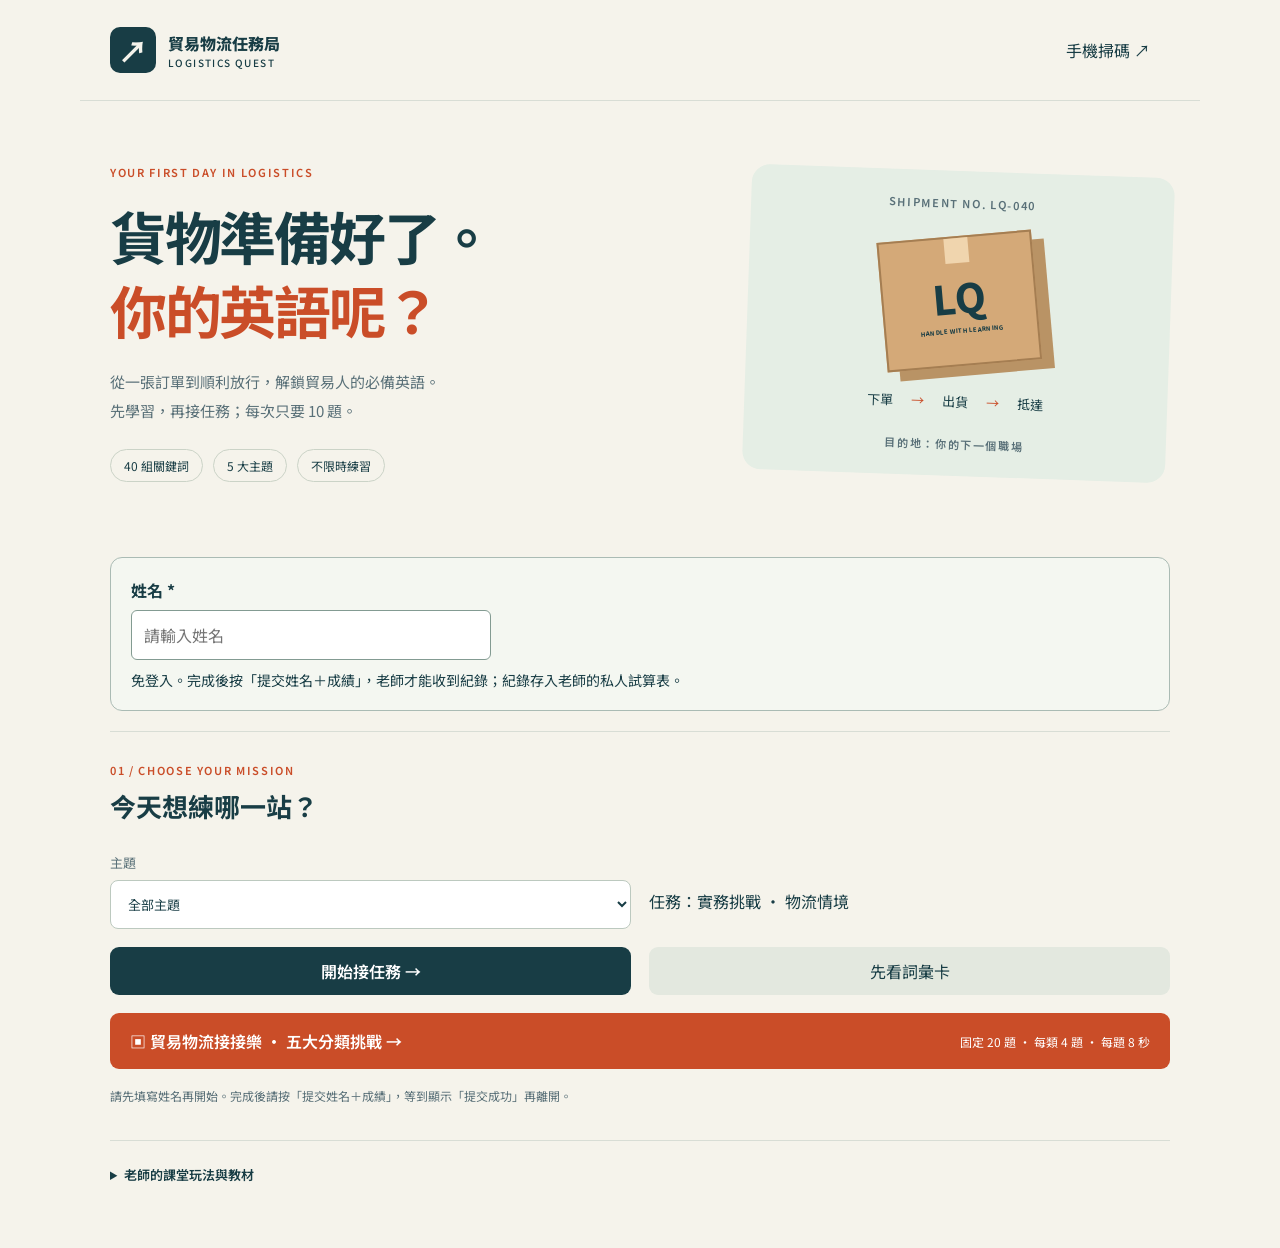
<file: index.html>
<!doctype html>
<html lang="zh-Hant"><head><meta charset="utf-8"><meta name="viewport" content="width=device-width,initial-scale=1"><meta name="theme-color" content="#133b45"><meta name="description" content="透過物流情境挑戰與錯題複習，學習物流英語。"><title>貿易物流任務局｜Logistics Quest</title><link rel="stylesheet" href="style.css"></head>
<body><header class="top"><a class="brand" href="./"><span class="brand-icon" aria-hidden="true">↗</span><span>貿易物流任務局<small>LOGISTICS QUEST</small></span></a><button id="qr-open" class="quiet">手機掃碼 ↗</button></header>
<main><section id="home"><div class="hero"><div><p class="eyebrow">YOUR FIRST DAY IN LOGISTICS</p><h1>貨物準備好了。<br><em>你的英語呢？</em></h1><p class="intro">從一張訂單到順利放行，解鎖貿易人的必備英語。<br>先學習，再接任務；每次只要 10 題。</p><div class="tags"><span>40 組關鍵詞</span><span>5 大主題</span><span>不限時練習</span></div></div><div class="shipment" aria-label="物流學習路線"><span class="label">SHIPMENT NO. LQ-040</span><div class="parcel" aria-hidden="true">LQ<span>HANDLE WITH LEARNING</span></div><div class="route"><span>下單</span><b>→</b><span>出貨</span><b>→</b><span>抵達</span></div><span class="label">目的地：你的下一個職場</span></div></div>
<div class="student-entry" style="margin:20px 0;padding:20px;border:1px solid #aabbb4;border-radius:12px;background:#f4f7f1"><label for="player-name" style="display:block;font-weight:700;margin-bottom:8px">姓名 <span aria-hidden="true">*</span></label><input id="player-name" name="student-name" type="text" required maxlength="60" autocomplete="name" placeholder="請輸入姓名" style="width:100%;max-width:360px;padding:12px;font:inherit;border:1px solid #839b92;border-radius:6px" aria-describedby="player-name-notice"><p id="player-name-notice" style="font-size:14px;margin:10px 0 0">免登入。完成後按「提交姓名＋成績」，老師才能收到紀錄；紀錄存入老師的私人試算表。</p></div><div class="setup"><div><p class="eyebrow">01 / CHOOSE YOUR MISSION</p><h2>今天想練哪一站？</h2></div><label>主題<select id="category"><option value="all">全部主題</option></select></label><p class="mission-label">任務：實務挑戰 · 物流情境</p><button id="start" class="primary">開始接任務 →</button><button id="learn" class="secondary">先看詞彙卡</button><a href="catch.html" class="catch-link"><span>▣ 貿易物流接接樂 · 五大分類挑戰 →</span><small>固定 20 題 · 每類 4 題 · 每題 8 秒</small></a></div><p class="privacy">請先填寫姓名再開始。完成後請按「提交姓名＋成績」，等到顯示「提交成功」再離開。</p>
<details class="teacher"><summary>老師的課堂玩法與教材</summary><p>個人練習或兩人一組，每回合 10 題（題目不足時使用該主題全部題目）。第一次答對得 10 分；先討論再作答，答錯後閱讀解說。結束後用「錯題再挑戰」鞏固學習。建議 10–15 分鐘。</p><a href="resources/vocabulary.csv" download>下載中英詞彙表 CSV</a> · <a href="resources/teacher-guide.md">教師說明</a> · <a href="resources/sources.md">用語註解與參考來源</a> · <a href="https://github.com/ij-teacher/logistics-vocabulary-game" target="_blank" rel="noopener">GitHub 教材與原始碼 ↗</a></details></section>
<section id="game" hidden><div class="section-head"><button class="quiet back">← 返回任務局</button><span id="score" class="score"></span></div><div class="progress-label"><span id="mission"></span><span id="count"></span></div><progress id="progress" max="10" value="0"></progress><article class="question-card"><p id="question-type" class="eyebrow"></p><h2 id="question"></h2><p id="hint" class="hint"></p><div id="answers" class="answers"></div><div id="feedback" class="feedback" aria-live="polite"></div><button id="next" class="primary" hidden>下一題 →</button></article></section>
<section id="study" hidden><div class="section-head"><button class="quiet back">← 返回任務局</button><span id="study-count"></span></div><article class="question-card study-card"><p id="study-category" class="eyebrow"></p><h2 id="study-en"></h2><p id="study-abbr" class="abbr"></p><button id="reveal" class="secondary">翻卡 · 看意思</button><div id="study-meaning" hidden><h3 id="study-zh"></h3><p id="study-def"></p></div></article><div class="study-nav"><button id="prev-card" class="secondary">← 上一張</button><button id="next-card" class="primary">下一張 →</button></div></section>
<section id="results" hidden class="result"><p class="eyebrow">MISSION COMPLETE</p><h1 id="result-title"></h1><p id="result-score" class="big-score"></p><p id="result-text"></p><div class="result-actions"><button id="retry" class="primary">錯題再挑戰</button><button id="again" class="secondary">再玩一回合</button><button class="quiet back">選其他任務</button></div><div id="review"></div></section>
<section id="qr-panel" hidden class="qr-panel" aria-labelledby="qr-title"><div class="section-head"><h2 id="qr-title">掃碼，開始貿易任務</h2><button id="qr-close" class="quiet">關閉 ×</button></div><img src="assets/game-qr.svg" width="280" height="280" alt="貿易物流任務局遊戲網址 QR code"><p><a href="https://ij-teacher.github.io/logistics-vocabulary-game/">ij-teacher.github.io/logistics-vocabulary-game/</a></p><div class="result-actions"><button id="print-qr" class="primary">列印 QR code</button><a class="secondary" href="assets/game-qr.svg" download="logistics-game-qr.svg">下載 QR code</a></div></section>
</main><script src="resources/vocabulary.js"></script><script src="score-submit.js?v=1"></script><script src="app.js?v=score-submit"></script></body></html>
</file>
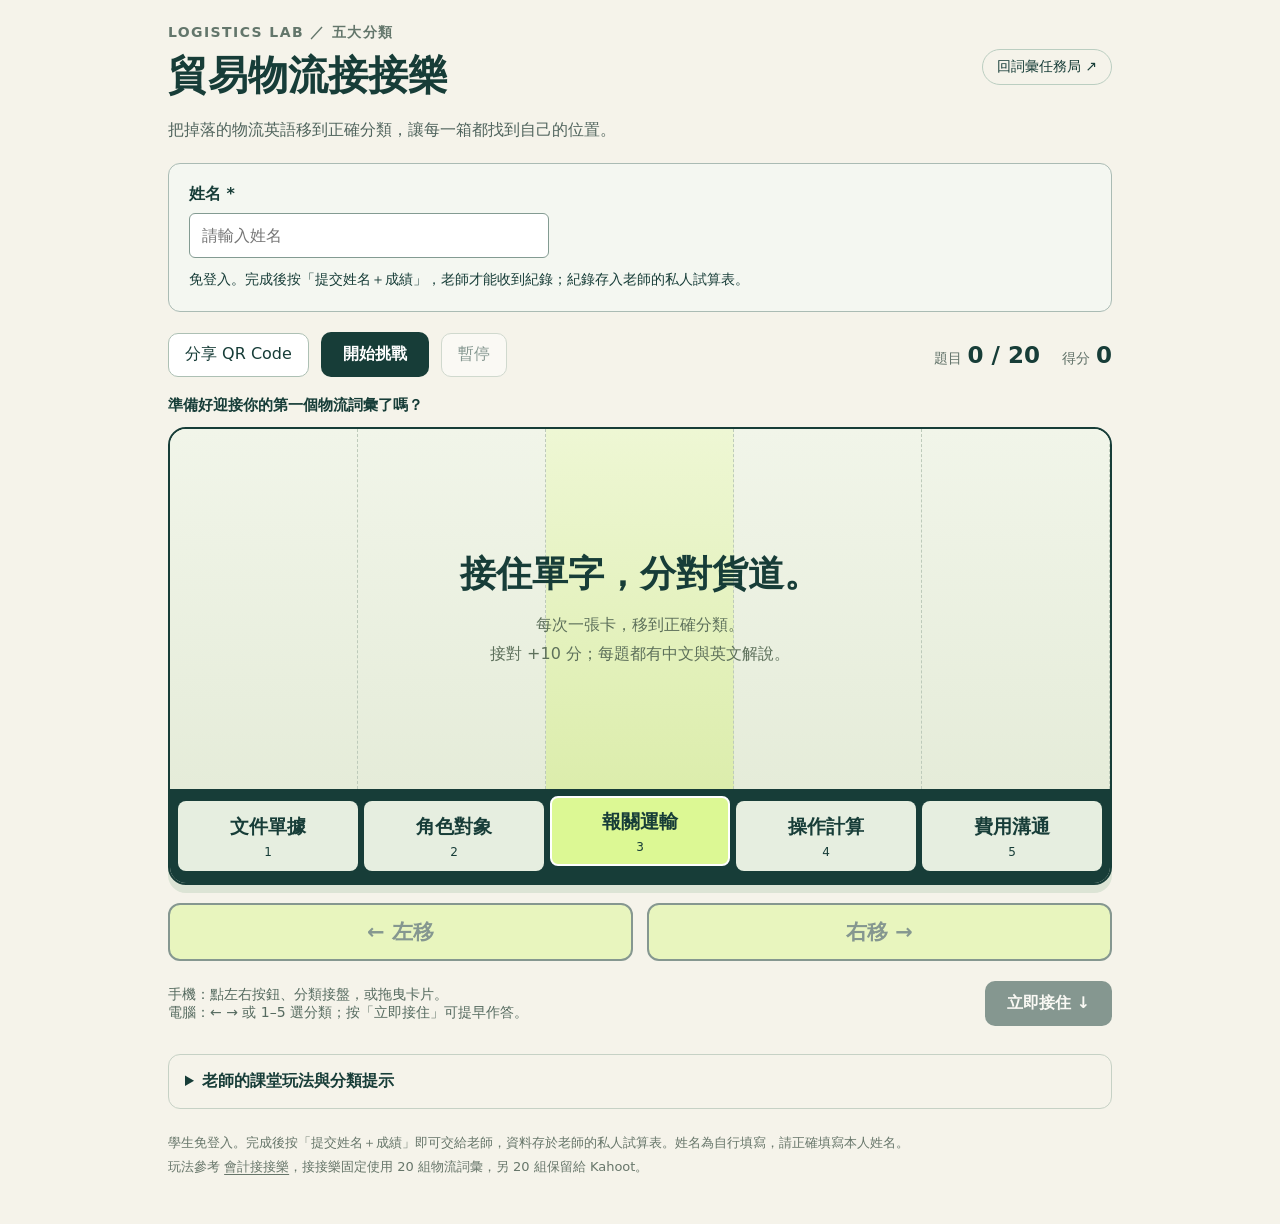
<file: catch.html>
<!doctype html><html lang="zh-Hant"><head><meta charset="utf-8"><meta name="viewport" content="width=device-width,initial-scale=1"><meta name="theme-color" content="#173d38"><title>貿易物流接接樂｜五大分類挑戰</title><link rel="stylesheet" href="catch.css?v=5"></head><body><main>
<header><div><div class="tag">LOGISTICS LAB ／ 五大分類</div><h1>貿易物流接接樂</h1></div><a class="badge" href="./">回詞彙任務局 ↗</a></header><p class="intro">把掉落的物流英語移到正確分類，讓每一箱都找到自己的位置。</p>
<div class="student-entry" style="margin:20px 0;padding:20px;border:1px solid #aabbb4;border-radius:12px;background:#f4f7f1"><label for="catch-name" style="display:block;font-weight:700;margin-bottom:8px">姓名 <span aria-hidden="true">*</span></label><input id="catch-name" name="student-name" type="text" required maxlength="60" autocomplete="name" placeholder="請輸入姓名" style="width:100%;max-width:360px;padding:12px;font:inherit;border:1px solid #839b92;border-radius:6px" aria-describedby="catch-name-notice"><p id="catch-name-notice" style="font-size:14px;margin:10px 0 0">免登入。完成後按「提交姓名＋成績」，老師才能收到紀錄；紀錄存入老師的私人試算表。</p></div><div class="toolbar"><button id="share-game" class="secondary">分享 QR Code</button><button id="catch-start" class="primary">開始挑戰</button><button id="catch-pause" class="secondary" disabled>暫停</button><div class="stats"><div><span>題目</span><b id="catch-count">0 / 20</b></div><div><span>得分</span><b id="catch-score">0</b></div></div></div>
<div id="current-term" class="current-term" aria-live="polite">準備好迎接你的第一個物流詞彙了嗎？</div>
<section class="board" aria-label="物流五大分類接物遊戲"><div id="catch-sky" class="sky"><div class="lane"></div><div class="lane"></div><div class="lane active"></div><div class="lane"></div><div class="lane"></div><div id="catch-card" hidden></div><div id="catch-welcome" class="welcome"><strong>接住單字，分對貨道。</strong><span>每次一張卡，移到正確分類。<br>接對 +10 分；每題都有中文與英文解說。</span></div><div id="catch-paused" class="paused" hidden><strong>暫停中</strong><span>按「繼續」再接貨</span></div></div><div id="catch-bins" class="bins" role="group" aria-label="五個物流分類"></div></section>
<div class="mobile-controls" aria-label="左右移動控制"><button id="move-left" class="move-button" disabled>← 左移</button><button id="move-right" class="move-button" disabled>右移 →</button></div><div class="below"><span class="hint">手機：點左右按鈕、分類接盤，或拖曳卡片。<br>電腦：← → 或 1–5 選分類；按「立即接住」可提早作答。</span><button id="catch-now" class="primary" disabled>立即接住 ↓</button></div>
<section id="catch-feedback" class="feedback" aria-live="polite" hidden><h2 id="feedback-title"></h2><p id="feedback-text"></p></section><section id="catch-results" class="summary" hidden><h2 id="final-title"></h2><p id="final-text"></p><div class="toolbar"><button id="catch-retry" class="primary">錯題再接一次</button><button id="catch-again" class="secondary">再玩一回合</button></div><div id="catch-review"></div></section>
<details><summary>老師的課堂玩法與分類提示</summary><p>玩法參考「會計接接樂」。每題出現一個英文詞彙，移動卡片到下方正確的分類，落到底部或按「立即接住」即作答。接完自動進入下一題，下方保留上一題解說。固定一組 20 題，五個分類各 4 題；所有同學的題目與順序相同，每題固定 8 秒。答對 10 分、滿分 200 分、不扣分，可暫停及錯題重練；再玩一回合仍使用相同題組。</p><p>分類依本課詞彙表：例如 Booking 歸「操作計算」、Customs Clearance 歸「報關運輸」、Incoterms 歸「費用溝通」。實務工作可能跨類，本遊戲依教師提供的五類練習。</p><p><a href="resources/vocabulary.csv">下載中英詞彙表</a> · <a href="resources/teacher-guide.md">教師使用說明</a> · <a href="https://github.com/ij-teacher/logistics-vocabulary-game">GitHub 教材與原始碼</a></p></details>
<dialog id="share-dialog" aria-labelledby="share-title"><h2 id="share-title">分享貿易物流接接樂</h2><p>學生掃碼即可玩，不用登入。</p><img src="assets/catch-qr.svg" width="280" height="280" alt="貿易物流接接樂網址 QR code"><p><a href="https://ij-teacher.github.io/logistics-vocabulary-game/catch.html">ij-teacher.github.io/logistics-vocabulary-game/catch.html</a></p><div class="toolbar"><a class="secondary" href="assets/catch-qr.svg" download="logistics-catch-qr.svg">下載 QR Code</a><button id="print-share" class="primary">列印</button><button id="close-share" class="secondary">關閉</button></div></dialog>
<footer>學生免登入。完成後按「提交姓名＋成績」即可交給老師，資料存於老師的私人試算表。姓名為自行填寫，請正確填寫本人姓名。<br>玩法參考 <a href="https://ij-teacher.github.io/accounting-catch-game/">會計接接樂</a>，接接樂固定使用 20 組物流詞彙，另 20 組保留給 Kahoot。</footer></main><script src="resources/vocabulary.js"></script><script src="catch-engine.js?v=5"></script><script src="score-submit.js?v=1"></script><script src="catch.js?v=fixed20-20261103"></script></body></html>
</file>
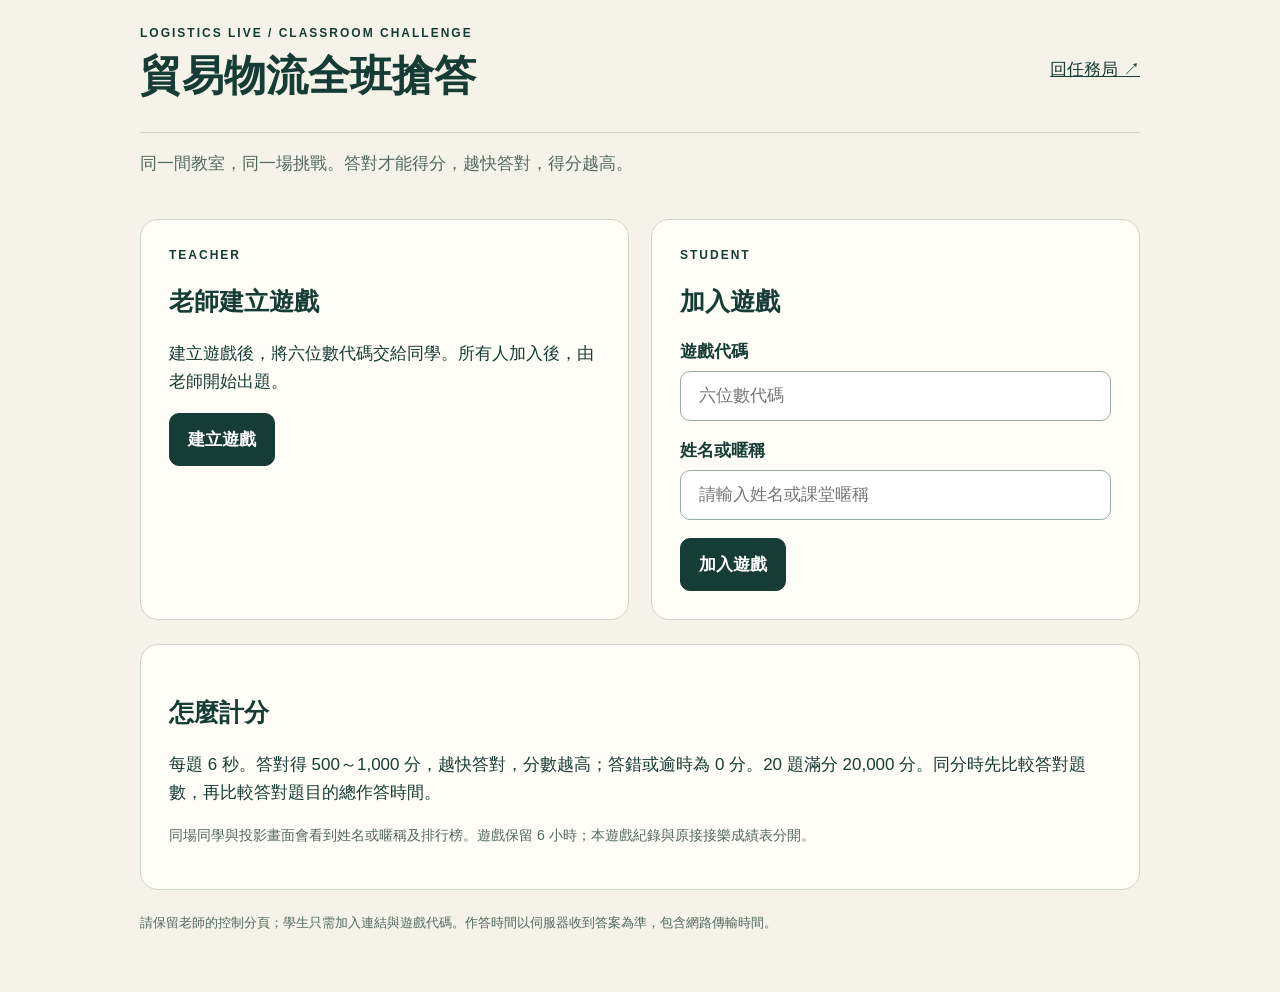
<file: live-client.html>
<!doctype html><html lang="zh-Hant"><head><meta charset="utf-8"><base target="_top"><style>
:root{font-family:Arial,"Microsoft JhengHei",sans-serif;color:#163c36;background:#f5f3e9;font-size:17px}*{box-sizing:border-box}body{margin:0}main{max-width:1040px;margin:auto;padding:26px 20px 60px}header{display:flex;justify-content:space-between;align-items:center;gap:16px;border-bottom:1px solid #cbd5c9;padding-bottom:20px}h1{font-size:clamp(26px,5vw,42px);margin:8px 0}h2{font-size:25px;line-height:1.45}p{line-height:1.65}.eyebrow{font-size:12px;letter-spacing:2px;font-weight:bold}a{color:inherit}button,input{font:inherit;border-radius:10px;padding:14px 18px}button{cursor:pointer;border:1px solid #163c36;background:#163c36;color:white;font-weight:bold}button:disabled{opacity:.5;cursor:default}input{border:1px solid #98aba1;background:#fff;width:100%;margin:8px 0 18px}label{display:block;font-weight:bold}.card{background:#fffdf7;padding:28px;border:1px solid #cbd5c9;border-radius:18px;margin-top:24px}.entry{display:grid;grid-template-columns:1fr 1fr;gap:22px}.muted{color:#52695f}.secondary{background:transparent;color:#163c36}.danger{background:#8d3330;border-color:#8d3330}.row{display:flex;gap:12px;align-items:center;flex-wrap:wrap}.row.between{justify-content:space-between}.roomcode{font-size:clamp(40px,7vw,64px);font-weight:bold;letter-spacing:9px;margin:10px 0}.pill{border:1px solid #b2c3b8;border-radius:24px;padding:9px 15px;background:#e9f1e8}.names{display:flex;flex-wrap:wrap;gap:10px;margin:22px 0}.choices{display:grid;grid-template-columns:1fr 1fr;gap:14px;margin-top:24px}.answer{font-size:20px;min-height:100px;text-align:left;border:3px solid transparent;background:#e4ede4;color:#163c36}.answer:nth-child(2){background:#f0e5cc}.answer:nth-child(3){background:#dde8f0}.answer:nth-child(4){background:#e9dfed}.answer.chosen{border-color:#163c36}.answer.correct{border-color:#2d8050;background:#d5eedc}.answer.wrong{border-color:#aa413b}.answer:disabled{opacity:1}.label{display:inline-flex;align-items:center;justify-content:center;width:30px;height:30px;border:1px solid currentColor;border-radius:7px;margin-right:8px}.clock{font-size:26px;font-variant-numeric:tabular-nums;font-weight:bold}progress{display:block;width:100%;height:10px;accent-color:#c38b34;margin:18px 0}table{width:100%;border-collapse:collapse}th,td{padding:14px 10px;text-align:left;border-bottom:1px solid #d8dfd6}th{font-size:14px;color:#52695f}.mine{background:#e8f2e6}#error{background:#fff0eb;color:#8a2e27;border-radius:10px;padding:14px;margin:16px 0}#notice{min-height:28px}.small{font-size:14px}.hidden,[hidden]{display:none!important}.board-wrap{overflow-x:auto}.exit{font-size:14px;padding:9px 12px}footer{margin-top:24px;font-size:13px;color:#52695f}@media(max-width:650px){.entry,.choices{grid-template-columns:1fr}.card{padding:20px}.answer{min-height:74px;font-size:18px}th,td{padding:12px 6px}header{align-items:flex-start}.roomcode{letter-spacing:6px}}
</style></head><body><main>
<header><div><div class="eyebrow">LOGISTICS LIVE / CLASSROOM CHALLENGE</div><h1>貿易物流全班搶答</h1></div><a href="https://ij-teacher.github.io/logistics-vocabulary-game/">回任務局 ↗</a></header>
<div id="error" role="alert" hidden></div><p id="connection" class="small muted" role="status"></p>
<section id="entry"><p class="muted">同一間教室，同一場挑戰。答對才能得分，越快答對，得分越高。</p><div class="entry">
<section class="card"><div class="eyebrow">TEACHER</div><h2>老師建立遊戲</h2><p>建立遊戲後，將六位數代碼交給同學。所有人加入後，由老師開始出題。</p><button id="create">建立遊戲</button></section>
<section class="card"><div class="eyebrow">STUDENT</div><h2>加入遊戲</h2><form id="join-form"><label for="code">遊戲代碼</label><input id="code" inputmode="numeric" pattern="[0-9]{6}" maxlength="6" placeholder="六位數代碼" required><label for="name">姓名或暱稱</label><input id="name" maxlength="24" placeholder="請輸入姓名或課堂暱稱" required><button id="join">加入遊戲</button></form></section></div>
<section class="card"><h2>怎麼計分</h2><p>每題 6 秒。答對得 500～1,000 分，越快答對，分數越高；答錯或逾時為 0 分。20 題滿分 20,000 分。同分時先比較答對題數，再比較答對題目的總作答時間。</p><p class="small muted">同場同學與投影畫面會看到姓名或暱稱及排行榜。遊戲保留 6 小時；本遊戲紀錄與原接接樂成績表分開。</p></section></section>
<section id="room" hidden><div class="card"><div class="row between"><span id="role" class="eyebrow"></span><button id="leave" class="secondary exit">離開畫面</button></div><div class="row between"><div><div class="small muted">遊戲代碼</div><div id="room-code" class="roomcode"></div></div><div id="population" class="pill"></div></div><div id="host-links" hidden><div class="row"><button id="copy-link" class="secondary">複製學生加入連結</button><button id="copy-code" class="secondary">複製遊戲代碼</button></div><div id="join-qr" style="max-width:320px;margin:22px auto;background:white;padding:12px"></div><p style="text-align:center">學生掃描 QR Code 加入遊戲</p></div><p id="notice" role="status"></p><div id="lobby"><h2>等待全班就位</h2><div id="names" class="names"></div><p id="wait-text" class="muted"></p></div><div id="host-controls" class="row" hidden><button id="next">開始第 1 題</button><button id="reveal" class="secondary" hidden>結束本題並公布答案</button><button id="finish" class="danger" hidden>結束遊戲</button></div></div>
<section id="question-panel" class="card" hidden><div class="row between"><span id="question-count" class="eyebrow"></span><span id="clock" class="clock"></span></div><progress id="timebar" max="6" value="6"></progress><h2 id="question"></h2><div id="choices" class="choices"></div><p id="answer-status" role="status"></p><p id="explanation" class="muted"></p></section>
<section id="leaderboard" class="card" hidden><div class="row between"><h2 id="board-title">本題後排行榜</h2><button id="download" class="secondary" hidden>下載本場成績 CSV</button></div><div class="board-wrap"><table><thead><tr><th>排名</th><th>姓名或暱稱</th><th>總分</th><th>答對</th><th>答對用時</th></tr></thead><tbody id="ranks"></tbody></table></div></section></section>
<footer>請保留老師的控制分頁；學生只需加入連結與遊戲代碼。作答時間以伺服器收到答案為準，包含網路傳輸時間。</footer>
</main><!-- QR_LIBRARY --><script>
'use strict';
const $=id=>document.getElementById(id);let session=null,state=null,busy=false,polling=false,offset=0,submitted=null,finishArmedUntil=0;
const STORE='logistics-live-session-v1';
const escapeText=s=>String(s).replace(/[&<>"']/g,c=>({'&':'&amp;','<':'&lt;','>':'&gt;','"':'&quot;',"'":'&#39;'}[c]));
function error(e){$('error').textContent=e&&e.message?e.message:String(e);$('error').hidden=false;}
function clearError(){$('error').hidden=true;}
function rpc(name,...args){return new Promise((resolve,reject)=>{const begin=Date.now();google.script.run.withSuccessHandler(data=>{if(data&&data.serverNow)offset=data.serverNow-(begin+Date.now())/2;resolve(data);}).withFailureHandler(reject)[name](...args);});}
function saveSession(value){session=value;try{sessionStorage.setItem(STORE,JSON.stringify(value));}catch(e){} }
function switchRoom(){$('entry').hidden=!!session;$('room').hidden=!session;}
async function enter(value){saveSession(value);switchRoom();clearError();await poll();}
async function action(fn){if(busy)return;busy=true;clearError();$('create').disabled=$('join').disabled=true;try{await fn();}catch(e){error(e);}finally{busy=false;$('create').disabled=$('join').disabled=false;renderButtons();}}
$('create').onclick=()=>action(async()=>enter(await rpc('liveCreate')));
$('join-form').onsubmit=e=>{e.preventDefault();action(async()=>{let token;try{token=sessionStorage.getItem('logistics-live-player-key');}catch(e){}if(!token){token=crypto.randomUUID();try{sessionStorage.setItem('logistics-live-player-key',token);}catch(e){}}await enter(await rpc('liveJoin',$('code').value.trim(),$('name').value.trim(),token));});};
$('leave').onclick=()=>{if(session.role==='host'&&!confirm('離開後遊戲仍保留。請確保已保留遊戲代碼與這個控制分頁。確定離開？'))return;session=null;state=null;try{sessionStorage.removeItem(STORE);}catch(e){}switchRoom();};
async function control(command){await action(async()=>{if(command==='finish'&&Date.now()>finishArmedUntil){finishArmedUntil=Date.now()+6000;$('finish').textContent='再按一次確認結束';return;}await rpc('liveControl',session.code,session.token,command,state.revision);await poll();});}
$('next').onclick=()=>control('next');$('reveal').onclick=()=>control('reveal');$('finish').onclick=()=>control('finish');
function joinUrl(){return LIVE_APP_URL+'?room='+session.code;}
async function copy(text){try{await navigator.clipboard.writeText(text);$('notice').textContent='已複製。';}catch(e){$('notice').textContent='請長按或選取下方連結複製：'+text;}}
$('copy-link').onclick=()=>copy(joinUrl());$('copy-code').onclick=()=>copy(session.code);
async function answer(choice){if(!state||state.phase!=='question'||submitted===state.index||state.me.answered||Date.now()+offset<state.start||Date.now()+offset>=state.deadline)return;submitted=state.index;renderQuestion();try{await rpc('liveAnswer',session.code,session.token,state.index,choice);$('answer-status').textContent='答案已收到，等待公布結果。';await poll();}catch(e){submitted=null,finishArmedUntil=0;error(e);await poll();}}
async function poll(){if(!session||polling)return;polling=true;try{const current=session;const result=await rpc('liveState',current.code,current.token);if(session!==current)return;state=result;$('connection').textContent='已連線 · 每 2 秒同步';render();}catch(e){$('connection').textContent='連線暫時中斷，正在重試；請保留此頁。';error(e);}finally{polling=false;}}
function renderButtons(){if(!state)return;const host=state.role==='host';$('host-controls').hidden=!host;$('host-links').hidden=!host;$('next').hidden=!['lobby','reveal'].includes(state.phase)||state.index===state.total-1;$('next').textContent=state.phase==='lobby'?'開始第 1 題':'開始第 '+(state.index+2)+' 題';$('next').disabled=busy||state.count===0;$('reveal').hidden=state.phase!=='question';$('reveal').disabled=busy;$('finish').hidden=['lobby','finished'].includes(state.phase);$('finish').disabled=busy;$('download').hidden=!host;}
function render(){
 switchRoom();$('room-code').textContent=state.code;$('role').textContent=state.role==='host'?'TEACHER / 老師控制台':'STUDENT / '+state.me.name;
 $('population').textContent=state.count+' 位同學'+(state.phase==='question'?' · '+state.answered+' 位已作答':'');
 if(state.role==='host'&&$('join-qr').dataset.code!==state.code){const qr=qrcode(0,'M');qr.addData(joinUrl());qr.make();$('join-qr').innerHTML=qr.createSvgTag({cellSize:4,margin:16,scalable:true});$('join-qr').querySelector('svg').setAttribute('aria-label','學生加入遊戲 QR Code');$('join-qr').dataset.code=state.code;}$('lobby').hidden=state.phase!=='lobby';
 $('names').innerHTML=state.names.map(n=>'<span class="pill">'+escapeText(n)+'</span>').join('');
 $('wait-text').textContent=state.role==='host'?'同學加入後，按「開始第 1 題」。':'已加入，等待老師開始。請保留此頁。';
 $('notice').textContent=state.phase==='finished'?'遊戲完成！謝謝大家參與。':state.phase==='reveal'?'答案與排行榜已公布，等待老師繼續。':state.phase==='question'?'答對才得分，越快答對分數越高。':'';
 renderButtons();renderQuestion();renderBoard();
}
function renderQuestion(){
 if(!state)return;$('question-panel').hidden=!state.question||state.phase==='finished';if(!state.question)return;
 const q=state.question,show=state.phase==='reveal'||state.phase==='finished';$('question-count').textContent='QUESTION '+(state.index+1)+' / '+state.total;$('question').textContent=q.text;
 const locked=state.role==='host'||show||(state.me&&state.me.answered)||submitted===state.index||Date.now()+offset<state.start||Date.now()+offset>=state.deadline;
 $('choices').innerHTML=q.choices.map((text,i)=>'<button type="button" data-choice="'+i+'" class="answer'+(state.me&&state.me.choice===i?' chosen':'')+(show&&q.answer===i?' correct':'')+(show&&state.me&&state.me.choice===i&&q.answer!==i?' wrong':'')+'" '+(locked?'disabled':'')+'><span class="label">'+('ABCD'[i])+'</span>'+escapeText(text)+'</button>').join('');
 $('choices').querySelectorAll('button').forEach(b=>b.onclick=()=>answer(Number(b.dataset.choice)));
 $('explanation').textContent=show?'正確答案：'+('ABCD'[q.answer])+' · '+q.choices[q.answer]+'。'+q.note:'';
 const own=state.me&&state.me.result;$('answer-status').textContent=state.role==='host'?(show?'本題已收到：':'學生作答中：')+state.answered+' / '+state.count:show?(own?(own.correct?'答對！＋'+own.points+' 分':'本題答錯，0 分')+' · 作答用時 '+(own.ms/1000).toFixed(2)+' 秒':'本題未作答，0 分'):state.me.answered||submitted===state.index?'答案已送出，等待公布結果。':'請選擇一個答案。';tick();
}
function renderBoard(){const show=['reveal','finished'].includes(state.phase);$('leaderboard').hidden=!show;if(!show)return;$('board-title').textContent=state.phase==='finished'?'本場總排名':'本題後排行榜';$('ranks').innerHTML=state.standings.map((p,i)=>'<tr class="'+(p.mine?'mine':'')+'"><td>'+(i+1)+'</td><td>'+escapeText(p.name)+(p.mine?'（你）':'')+'</td><td>'+p.score.toLocaleString()+'</td><td>'+p.correct+'</td><td>'+(p.totalMs/1000).toFixed(2)+' 秒</td></tr>').join('');}
function tick(){if(!state||!state.question)return;const now=Date.now()+offset;const seconds=state.phase==='question'?Math.max(0,(state.deadline-now)/1000):0;$('clock').textContent=state.phase==='reveal'?'本題結束':seconds.toFixed(1)+' 秒';$('timebar').value=seconds;
 if(state.phase==='question'&&state.role==='player'&&!state.me.answered&&submitted!==state.index){$('choices').querySelectorAll('button').forEach(b=>b.disabled=now>=state.deadline);}}
$('download').onclick=()=>{const quote=x=>'"'+String(x).replace(/"/g,'""')+'"';const safe=x=>/^[=+\-@\t\r]/.test(x)?"'"+x:x;const rows=[['排名','姓名或暱稱','總分','答對題數','答對用時秒'],...state.standings.map((p,i)=>[i+1,safe(p.name),p.score,p.correct,(p.totalMs/1000).toFixed(2)])];const blob=new Blob(['\ufeff'+rows.map(r=>r.map(quote).join(',')).join('\r\n')],{type:'text/csv;charset=utf-8'});const url=URL.createObjectURL(blob),a=document.createElement('a');a.href=url;a.download='物流搶答-'+state.code+'.csv';a.click();setTimeout(()=>URL.revokeObjectURL(url),1000);};
setInterval(poll,2000);setInterval(tick,100);
try{const saved=JSON.parse(sessionStorage.getItem(STORE)||'null');if(saved&&saved.code&&saved.token){session=saved;switchRoom();poll();}}catch(e){}
google.script.url.getLocation(location=>{if(location.parameter.room)$('code').value=String(location.parameter.room).replace(/\D/g,'').slice(0,6);});
</script></body></html>
</file>
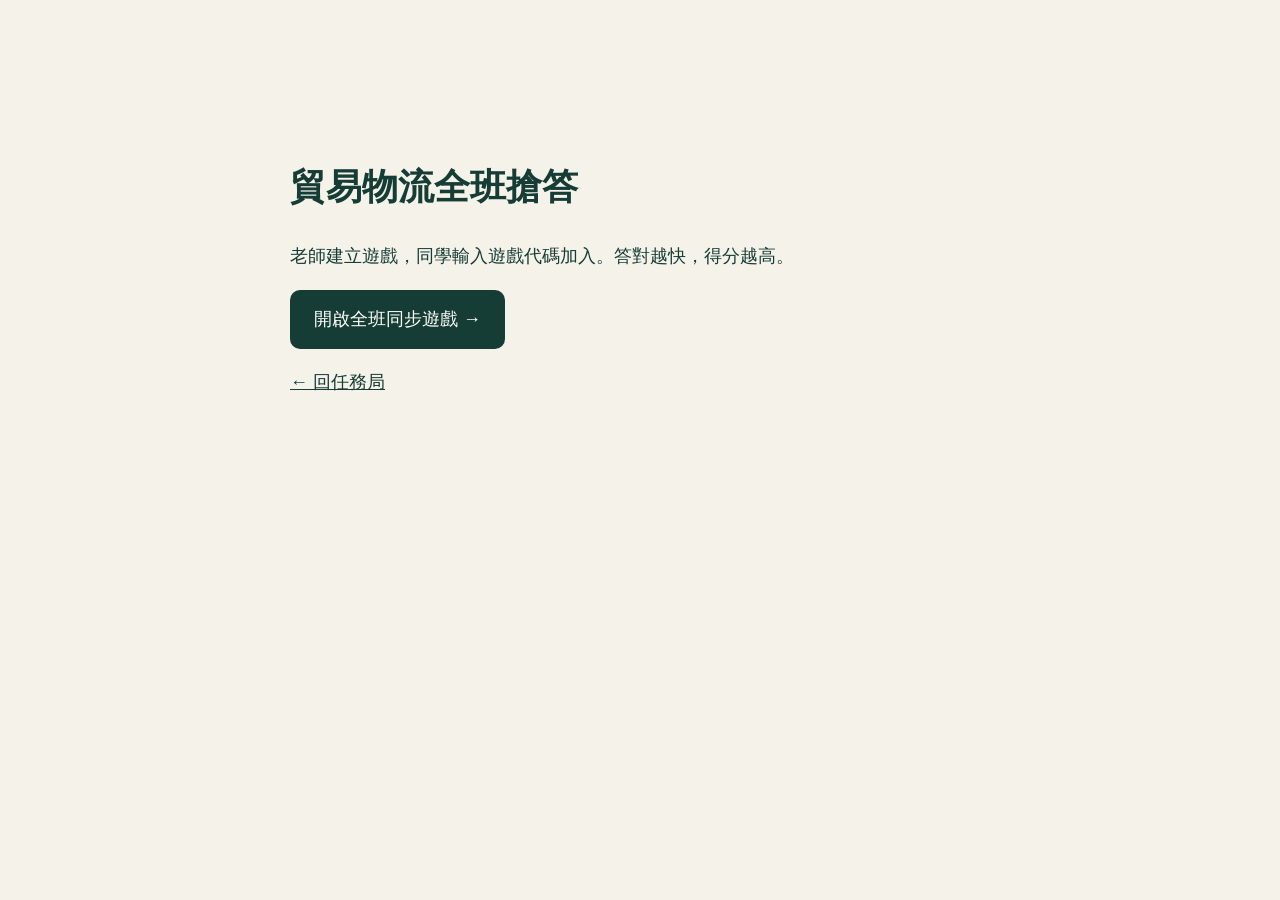
<file: live-game.html>
<!doctype html><html lang="zh-Hant"><head><meta charset="utf-8"><meta name="viewport" content="width=device-width,initial-scale=1"><title>貿易物流全班搶答</title><style>body{font:18px Arial,"Microsoft JhengHei",sans-serif;color:#163c36;background:#f5f3e9;max-width:700px;margin:12vh auto;padding:24px;line-height:1.7}a{color:#163c36}a.start{display:inline-block;padding:14px 24px;background:#163c36;color:white;border-radius:10px;text-decoration:none}</style></head><body><h1>貿易物流全班搶答</h1><p>老師建立遊戲，同學輸入遊戲代碼加入。答對越快，得分越高。</p><p><a class="start" href="https://script.google.com/macros/s/AKfycbxzacma0zvTLSOEmvU-epZvDjNXtZmYQAdgbuxK4DB9iKUiE-kIOTNG1I6sAOtVgzYp/exec">開啟全班同步遊戲 →</a></p><p><a href="./">← 回任務局</a></p></body></html>
</file>
<file: style.css>
@import url('https://fonts.googleapis.com/css2?family=Noto+Sans+TC:wght@400;500;600;700;800&display=swap');
:root{--ink:#183d45;--muted:#597078;--paper:#f5f3eb;--orange:#ca4d28;--line:#d8ddd5;--mint:#e5eee5}*{box-sizing:border-box}body{margin:0;background:var(--paper);color:var(--ink);font-family:'Noto Sans TC',system-ui,sans-serif}button,select,a{ -webkit-tap-highlight-color:transparent}button,select{font:inherit}button,a{touch-action:manipulation}button{cursor:pointer}a{color:inherit;text-underline-offset:4px}button:focus-visible,a:focus-visible,select:focus-visible{outline:3px solid var(--orange);outline-offset:4px}button:disabled{cursor:default}button,.secondary{min-height:46px;border-radius:9px;padding:12px 20px;border:0}.primary{background:var(--ink);color:#fff;font-weight:600}.primary:hover{background:#245661}.secondary{background:#e3e8df;color:var(--ink);text-decoration:none;display:inline-flex;justify-content:center;align-items:center}.quiet{background:transparent;color:var(--ink)}.top,main,footer{max-width:1120px;margin:auto}.top{padding:26px 30px;display:flex;justify-content:space-between;align-items:center;border-bottom:1px solid var(--line)}.brand{text-decoration:none;display:flex;gap:12px;align-items:center;font-weight:800}.brand small{display:block;letter-spacing:.14em;font-size:10px;font-weight:500}.brand-icon{background:var(--ink);color:var(--paper);border-radius:10px;font-size:30px;width:46px;height:46px;display:grid;place-items:center}main{padding:38px 30px 60px}.hero{display:grid;grid-template-columns:1.4fr 1fr;gap:46px;align-items:center;padding:25px 0 55px}.eyebrow,.label{font-size:11px;font-weight:600;letter-spacing:.15em}.eyebrow{color:var(--orange);margin:0 0 18px}h1{font-size:clamp(34px,5vw,57px);line-height:1.3;letter-spacing:-.04em;margin:0 0 22px}h1 em{font-style:normal;color:var(--orange)}h2{font-size:26px;line-height:1.5;margin:0}h3{margin:10px 0}.intro{font-size:15px;line-height:1.9;color:var(--muted)}.tags{display:flex;flex-wrap:wrap;gap:10px;margin-top:24px}.tags span{border:1px solid #cbd3c7;border-radius:30px;padding:7px 13px;font-size:12px}.shipment{min-height:305px;background:var(--mint);border-radius:18px;padding:24px;display:flex;flex-direction:column;align-items:center;justify-content:space-between;gap:18px;transform:rotate(2deg)}.label{color:var(--muted)}.parcel{background:#d4a978;width:155px;height:130px;border:2px solid #a57e52;box-shadow:12px 10px 0 #b99365;display:flex;flex-direction:column;align-items:center;justify-content:center;font-size:40px;font-weight:800;position:relative;transform:rotate(-7deg)}.parcel:before{content:'';position:absolute;top:0;left:65px;width:24px;height:25px;background:#f0d5ae}.parcel span{font-size:6px;letter-spacing:.05em}.route{display:flex;gap:18px;font-size:13px}.route b{font-weight:400;color:var(--orange)}.setup{border-top:1px solid var(--line);padding-top:30px;display:grid;grid-template-columns:1fr 1fr;gap:18px;align-items:end}.setup>div{grid-column:1/-1}.setup .eyebrow{margin-bottom:8px}.setup h2{margin-bottom:10px}.setup label{display:flex;flex-direction:column;gap:8px;font-size:13px;color:var(--muted)}select{border:1px solid #bcc9bf;background:#fff;border-radius:8px;padding:13px;color:var(--ink);width:100%;min-height:48px}.privacy{font-size:12px;color:var(--muted);margin:18px 0 36px}.teacher{border-top:1px solid var(--line);padding-top:22px;line-height:1.9;font-size:13px}.teacher summary{cursor:pointer;font-weight:600}.teacher p{max-width:760px}.section-head{display:flex;align-items:center;justify-content:space-between;gap:12px;margin:0 0 30px}.score{font-weight:700}.progress-label{display:flex;justify-content:space-between;font-size:13px;gap:12px}progress{appearance:none;width:100%;height:7px;border:0;border-radius:5px;margin:12px 0 30px;background:#dce4d9}progress::-webkit-progress-bar{background:#dce4d9;border-radius:5px}progress::-webkit-progress-value{background:var(--orange);border-radius:5px}progress::-moz-progress-bar{background:var(--orange)}.question-card{background:#fff;border:1px solid var(--line);border-radius:18px;padding:36px;max-width:850px;margin:auto}.question-card h2{overflow-wrap:anywhere}.hint{color:var(--muted);font-size:13px;line-height:1.7;min-height:18px}.answers{display:grid;grid-template-columns:1fr 1fr;gap:14px;margin-top:28px}.answer{text-align:left;border:1px solid #cbd6cb;background:var(--paper);color:var(--ink);line-height:1.6;padding:18px;overflow-wrap:anywhere;display:flex;align-items:center;gap:12px}.answer:not(:disabled):hover{background:var(--mint)}.answer .letter{font-size:12px;color:var(--muted);flex-shrink:0}.answer.correct{border:2px solid #27734e;background:#e6f3e9}.answer.wrong{border:2px solid #b43e29;background:#fcece7}.feedback{margin:20px 0;line-height:1.8}.feedback:empty{display:none}.feedback strong{display:block}.study-card{text-align:center;min-height:330px;display:flex;align-items:center;justify-content:center;flex-direction:column;gap:18px}.study-card p{margin:0}.abbr{color:var(--orange);font-size:24px}.study-card #study-def{line-height:1.8;color:var(--muted)}.study-nav{display:flex;justify-content:space-between;margin:25px auto;max-width:850px}.result{max-width:850px;margin:25px auto}.result h1{font-size:38px}.big-score{font-size:64px;font-weight:800;margin:20px 0;color:var(--orange)}.result-actions{display:flex;flex-wrap:wrap;gap:12px;margin:24px 0}.review-item{padding:18px 0;border-top:1px solid var(--line);line-height:1.8}.review-item p{margin:8px 0;font-size:14px;color:var(--muted)}.qr-panel{text-align:center;background:#fff;border:1px solid var(--line);padding:30px;border-radius:18px;max-width:650px;margin:0 auto}.qr-panel .result-actions{justify-content:center}.qr-panel p{overflow-wrap:anywhere;line-height:1.8}.qr-panel img{max-width:100%;height:auto}.qr-panel h2{font-size:22px}footer{padding:24px 30px;border-top:1px solid var(--line);font-size:11px;display:flex;justify-content:space-between;gap:20px;color:var(--muted)}[hidden]{display:none!important}@media(max-width:650px){.top{padding:18px}.top .quiet{font-size:12px;padding:10px}.brand{font-size:14px}.brand-icon{width:36px;height:36px}main{padding:24px 18px 40px}.hero{grid-template-columns:1fr;gap:28px;padding:15px 0 35px}.shipment{min-height:220px;transform:none}.parcel{height:90px;width:120px;font-size:32px}.parcel:before{left:48px}.shipment .label{font-size:9px}.setup{grid-template-columns:1fr}.setup>div{grid-column:auto}.answers{grid-template-columns:1fr;gap:10px}.question-card{padding:23px 18px}.question-card h2{font-size:22px}.section-head{margin-bottom:20px}.qr-panel{padding:20px 14px}.qr-panel .section-head{flex-wrap:wrap}footer{padding:20px 18px;flex-wrap:wrap}.intro br{display:none}}@media print{body>*{display:none!important}main{display:block!important;padding:0}main>*{display:none!important}main>#qr-panel{display:block!important;border:0}.qr-panel .section-head{justify-content:center}.qr-panel button,.qr-panel .result-actions{display:none!important}}
.catch-link{grid-column:1/-1;background:#ca4d28;color:#fff;text-decoration:none;border-radius:9px;padding:16px 20px;display:flex;justify-content:space-between;align-items:center;font-weight:600;gap:12px}.catch-link small{font-size:12px;font-weight:400}@media(max-width:650px){.catch-link{flex-direction:column;align-items:flex-start}}
</file>
<file: catch.css>
*{box-sizing:border-box}body{margin:0;background:#f5f3ea;color:#173d38;font-family:system-ui,'Microsoft JhengHei',sans-serif}button,select{font:inherit}button{cursor:pointer;touch-action:manipulation}button:disabled{cursor:default;opacity:.5}main{max-width:980px;margin:auto;padding:24px 18px}header{display:flex;align-items:center;justify-content:space-between;gap:12px}h1{font-size:clamp(26px,5vw,40px);margin:6px 0}p{line-height:1.65}a{color:inherit;text-underline-offset:3px}.tag{font-size:14px;font-weight:700;letter-spacing:.1em;color:#63766b}.badge{border:1px solid #bbcec1;padding:8px 14px;border-radius:24px;font-size:14px;white-space:nowrap;text-decoration:none}.intro{margin:8px 0 20px;color:#50645d}.toolbar{display:flex;gap:12px;align-items:center;flex-wrap:wrap;margin-bottom:16px}.primary{background:#173d38;color:white;border:0;border-radius:10px;padding:12px 22px;font-weight:700;min-height:44px}.secondary{background:white;border:1px solid #adc0b4;border-radius:10px;padding:10px 16px;color:#173d38;min-height:44px;text-decoration:none}.stats{margin-left:auto;display:flex;gap:22px}.stats span{font-size:14px;color:#617269}.stats b{font-size:23px;color:#173d38;margin-left:6px;font-variant-numeric:tabular-nums}.current-term{font-size:15px;font-weight:600;margin:10px 0;overflow-wrap:anywhere;line-height:1.6}.board{border:2px solid #173d38;border-radius:18px;overflow:hidden;background:#e9eee2;box-shadow:0 8px 0 #dce4d5;position:relative}.sky{height:clamp(260px,40vh,360px);position:relative;display:grid;grid-template-columns:repeat(5,1fr);touch-action:none}.lane{border-right:1px dashed #bdcaba;background:linear-gradient(180deg,#f1f5e9,#e5ecd9)}.lane:last-of-type{border:0}.lane.active{background:linear-gradient(180deg,#eef7d4,#dcedac)}#catch-card{position:absolute;top:16px;left:41%;width:18%;min-height:60px;display:flex;align-items:center;justify-content:center;text-align:center;padding:10px 5px;background:#fff9e8;border:2px solid #173d38;border-radius:12px;box-shadow:0 5px 0 #173d3826;font-weight:800;font-size:clamp(13px,2vw,19px);z-index:2;user-select:none;overflow-wrap:anywhere;line-height:1.4}.welcome,.paused{position:absolute;inset:0;display:flex;flex-direction:column;align-items:center;justify-content:center;text-align:center;padding:20px;pointer-events:none}.welcome strong{font-size:clamp(24px,4vw,36px)}.welcome span,.paused span{margin-top:12px;line-height:1.8;color:#5d705b}.paused{background:#f5f3eaed;z-index:3}.paused strong{font-size:28px}.bins{display:grid;grid-template-columns:repeat(5,minmax(0,1fr));gap:6px;background:#173d38;padding:12px 8px}.bin{border:2px solid transparent;border-radius:8px;background:#e6eee0;color:#173d38;min-height:70px;padding:7px 2px;font-weight:800;font-size:clamp(14px,2.1vw,19px);min-width:0;overflow-wrap:anywhere}.bin small{display:block;font-weight:400;font-size:12px;margin-top:5px}.bin[aria-pressed=true]{background:#dcf894;border-color:white;transform:translateY(-5px)}.mobile-controls{display:flex;gap:14px;margin-top:18px}.move-button{flex:1;min-height:58px;border:2px solid #173d38;border-radius:12px;background:#dcf894;color:#173d38;font-size:21px;font-weight:800;user-select:none}.move-button:active{background:#bad976;transform:translateY(2px)}.below{display:flex;justify-content:space-between;gap:10px;margin-top:20px;align-items:center;flex-wrap:wrap}.hint{font-size:14px;color:#566b60}.feedback{background:white;border:1px solid #c6d1c5;border-left:6px solid #658964;border-radius:12px;margin-top:18px;padding:18px}.feedback h2{font-size:22px;margin:0 0 8px}.feedback p{margin:0;overflow-wrap:anywhere}.feedback.bad{border-left-color:#b55c38}.summary{background:white;padding:24px;border-radius:16px;border:1px solid #c6d1c5;margin-top:20px}.summary h2{margin-top:0}.review-item{padding:14px 0;border-top:1px solid #e2e8dc;line-height:1.7}.review-item strong{display:block}details{margin-top:28px;padding:16px;border:1px solid #c6d1c5;border-radius:12px}summary{cursor:pointer;font-weight:700}footer{color:#67766a;font-size:13px;margin:22px 0;line-height:1.8}button:focus-visible,select:focus-visible,summary:focus-visible,a:focus-visible{outline:3px solid #b65b27;outline-offset:3px}#share-dialog{border:1px solid #adc0b4;border-radius:16px;padding:24px;max-width:520px;width:calc(100% - 32px);max-height:90dvh;overflow:auto;text-align:center;color:#173d38}#share-dialog::backdrop{background:#173d3880}#share-dialog img{display:block;max-width:100%;height:auto;margin:auto}#share-dialog a{overflow-wrap:anywhere}#share-dialog .toolbar{justify-content:center}[hidden]{display:none!important}.catch-link{grid-column:1/-1;background:#ca4d28;color:#fff;text-decoration:none;border-radius:9px;padding:16px 20px;display:flex;justify-content:space-between;align-items:center;font-weight:600;gap:12px}.catch-link small{font-size:12px;font-weight:400}@media(max-width:520px){main{padding:16px 10px}.stats{margin-left:0;width:100%;justify-content:space-between}.badge{font-size:12px;padding:7px}.toolbar{gap:8px;margin-bottom:10px}header{align-items:flex-start}.intro{font-size:14px;margin:6px 0 10px}.sky{height:clamp(165px,29svh,240px)}.bins{padding:8px 5px;gap:4px}.bin{min-height:60px;font-size:13px}.bin small{font-size:11px}.mobile-controls{margin-top:14px;gap:12px}.below{margin-top:10px}.hint{font-size:13px}.feedback{margin-top:12px;padding:14px}.feedback h2{font-size:18px}header .tag{font-size:12px}.stats b{font-size:20px}.current-term{font-size:14px}.catch-link{flex-direction:column;align-items:flex-start}}@media print{body main>*{display:none!important}body main>#share-dialog{display:block!important;position:static;border:0;max-height:none;width:100%}#share-dialog .toolbar{display:none}}
</file>
